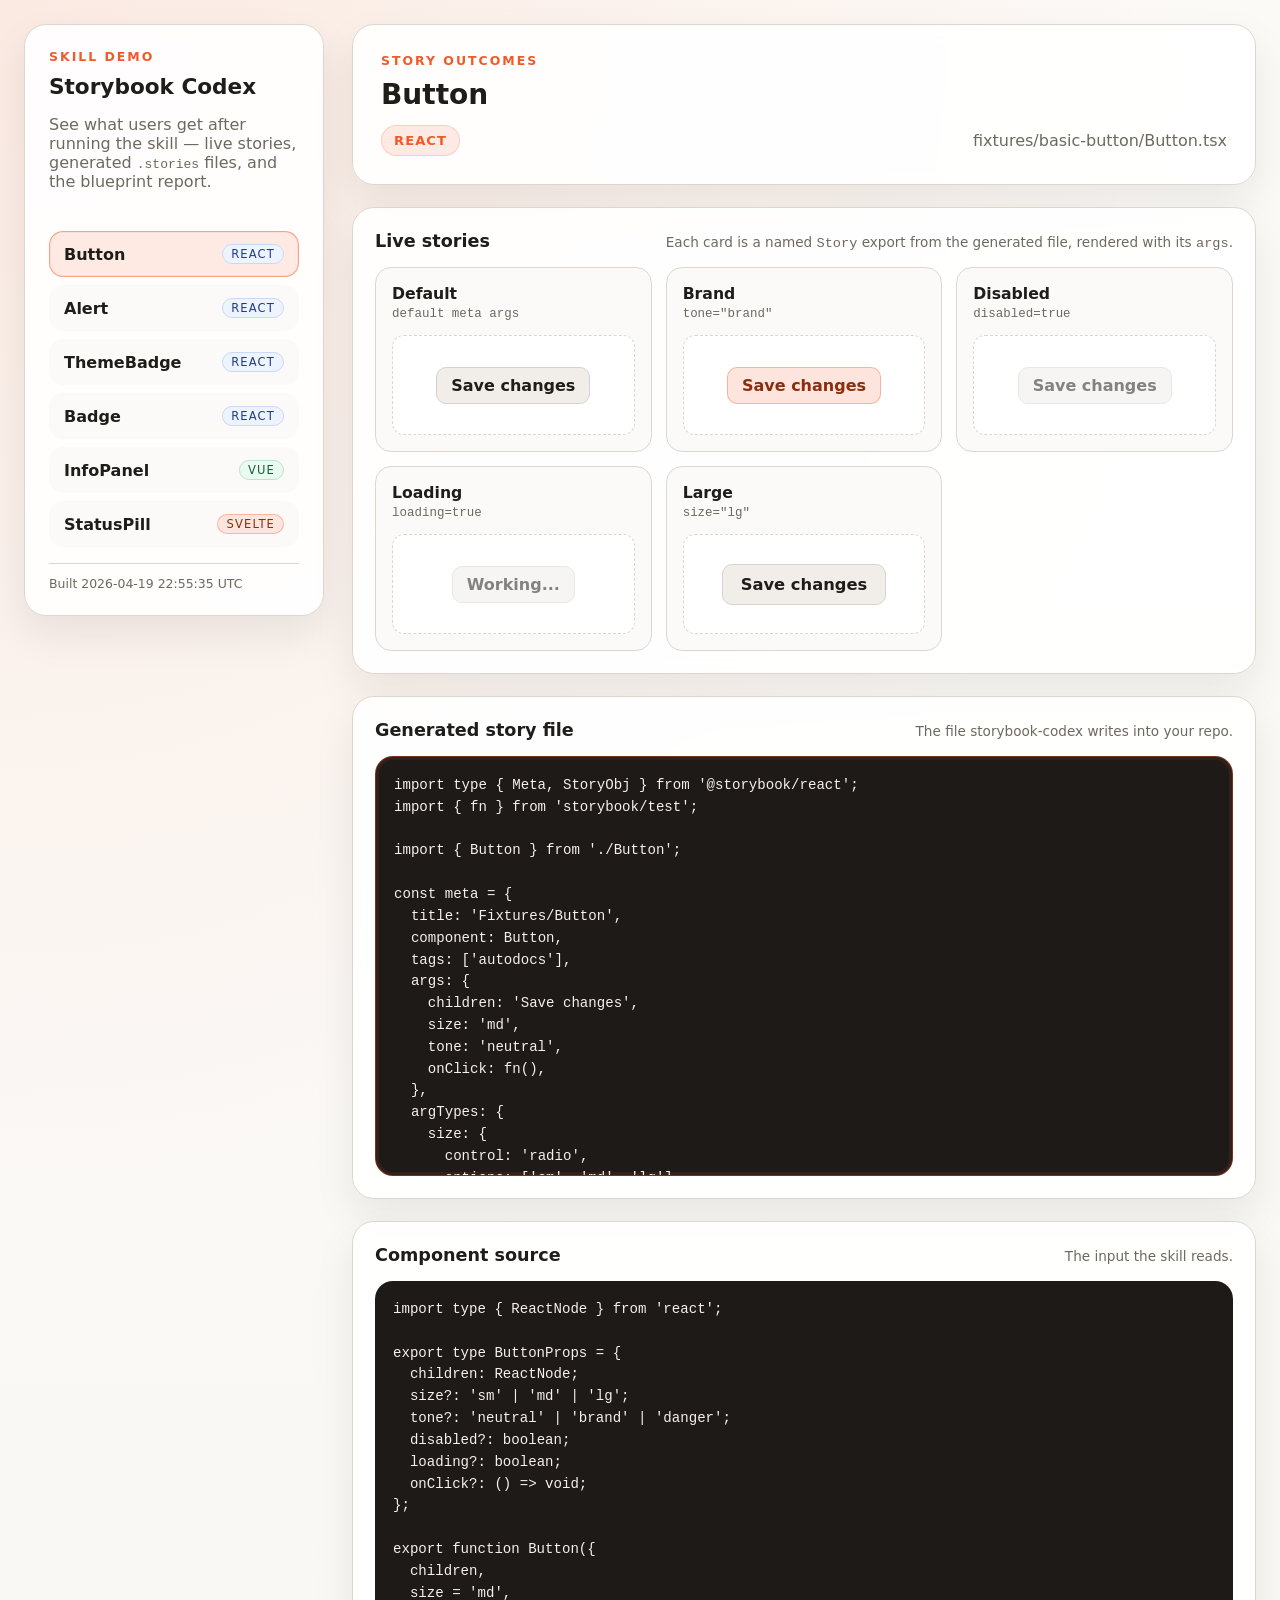
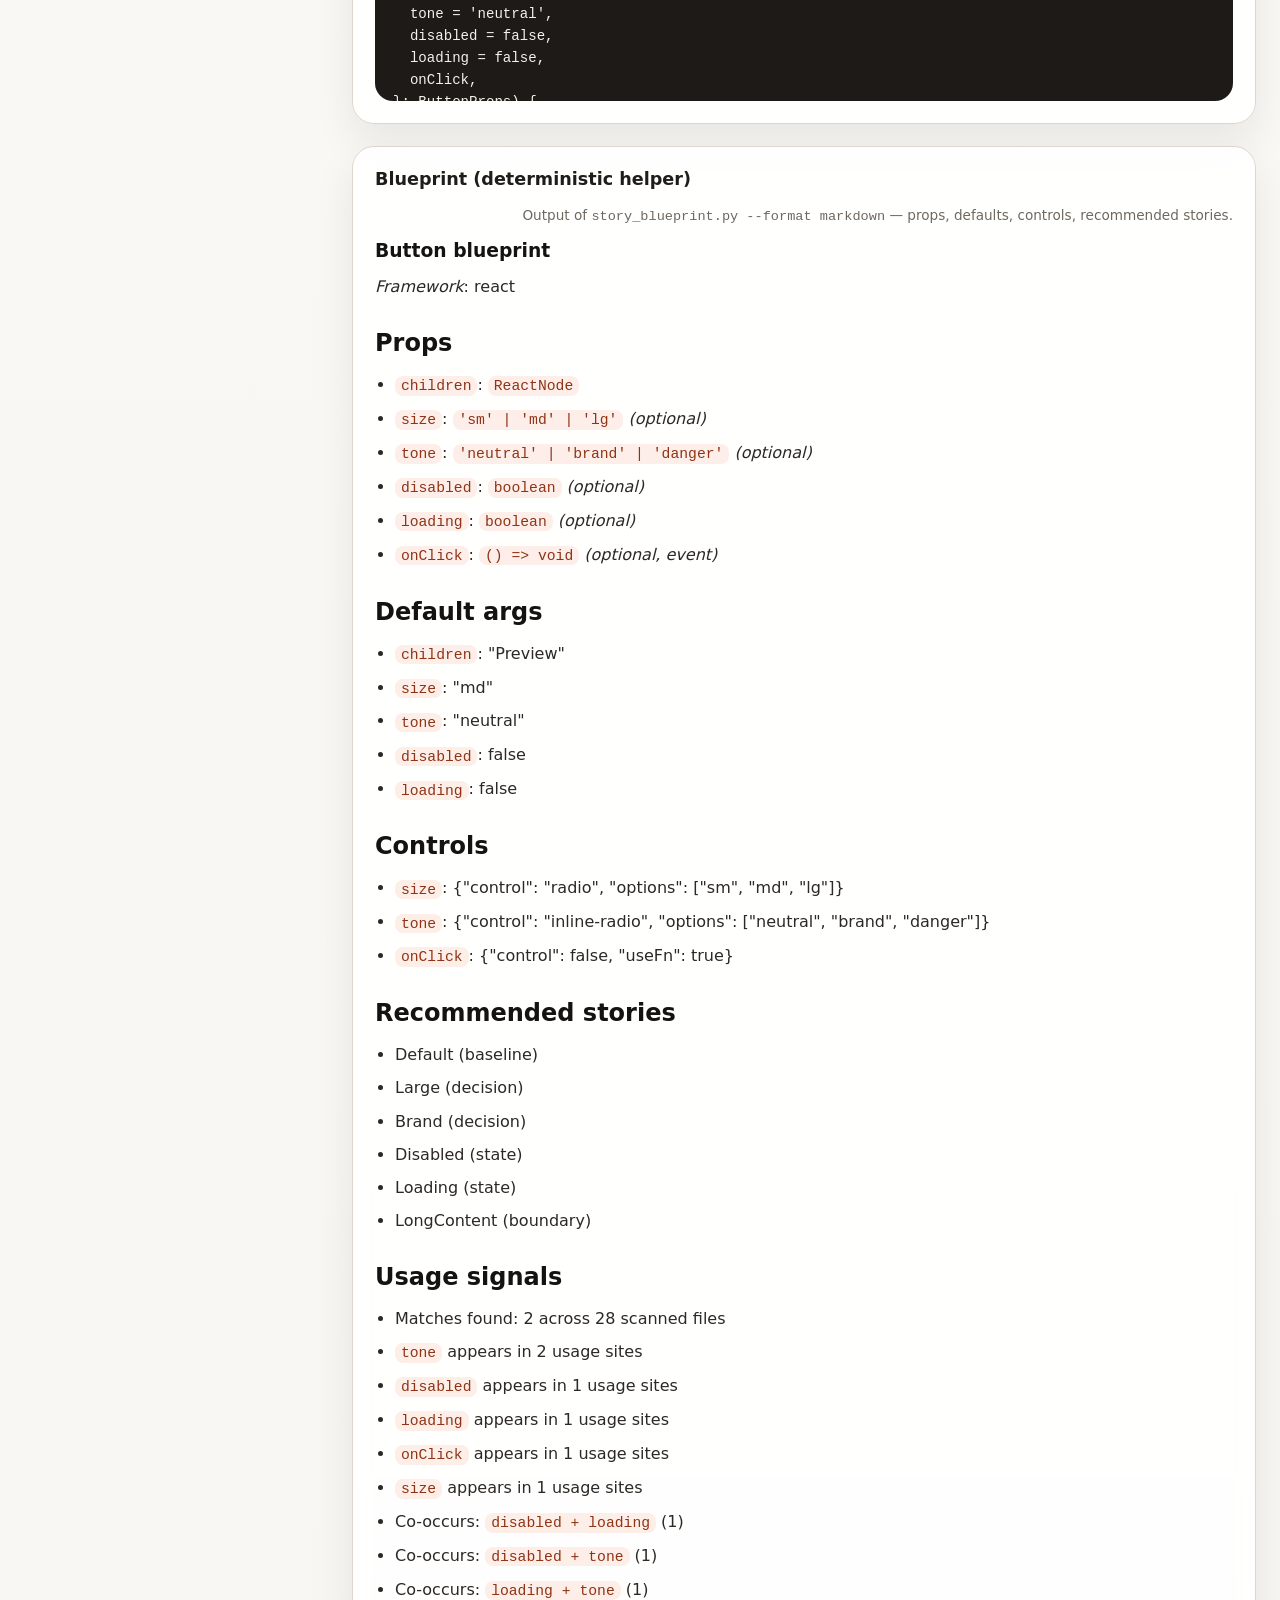
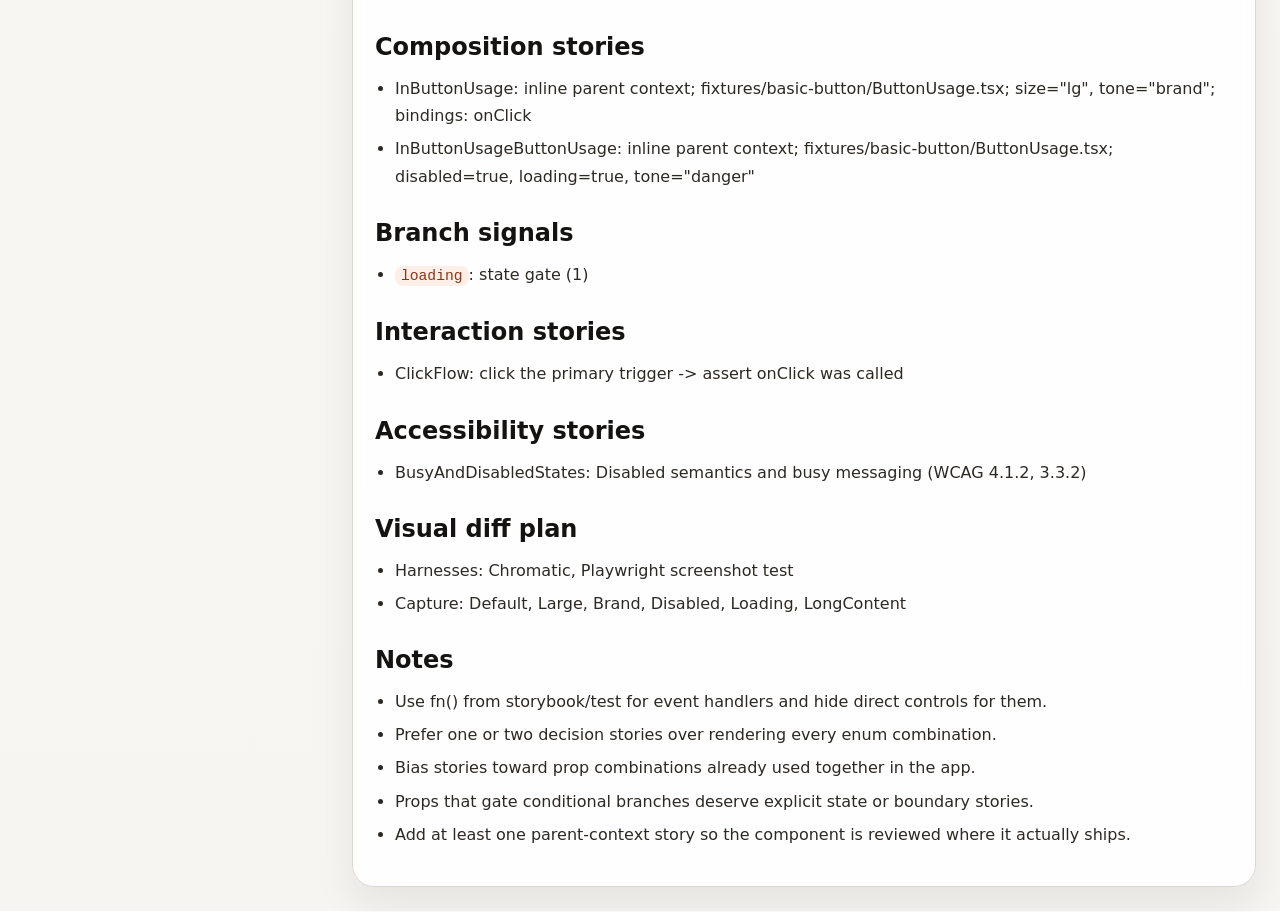
<file: demo/index.html>
<!DOCTYPE html>
<html lang="en">
<head>
  <meta charset="utf-8">
  <meta name="viewport" content="width=device-width, initial-scale=1">
  <title>Storybook Codex — Story Outcomes</title>
  <link rel="stylesheet" href="styles.css">
</head>
<body>
  <div class="app-shell">
    <aside class="sidebar" aria-label="Component list">
      <div class="sidebar__header">
        <p class="eyebrow">Skill demo</p>
        <h1>Storybook Codex</h1>
        <p class="sidebar__copy">See what users get after running the skill — live stories, generated <code>.stories</code> files, and the blueprint report.</p>
      </div>
      <nav>
        <ul class="component-list" id="component-list" role="tablist"></ul>
      </nav>
      <footer class="sidebar__footer">
        <p id="generated-at"></p>
      </footer>
    </aside>

    <main class="main-panel" id="main-panel" aria-live="polite">
      <div class="hero">
        <p class="eyebrow">Story Outcomes</p>
        <h2 id="component-name">Loading...</h2>
        <div class="hero__meta">
          <span class="badge" id="component-framework">...</span>
          <span class="path" id="component-path"></span>
        </div>
      </div>

      <section class="panel" id="stories-panel">
        <div class="panel__header">
          <h3>Live stories</h3>
          <p class="panel__hint">Each card is a named <code>Story</code> export from the generated file, rendered with its <code>args</code>.</p>
        </div>
        <div class="story-grid" id="story-grid" data-testid="story-grid"></div>
      </section>

      <section class="panel">
        <div class="panel__header">
          <h3>Generated story file</h3>
          <p class="panel__hint">The file storybook-codex writes into your repo.</p>
        </div>
        <pre class="code-block code-block--story"><code id="story-source" data-testid="story-source"></code></pre>
      </section>

      <section class="panel">
        <div class="panel__header">
          <h3>Component source</h3>
          <p class="panel__hint">The input the skill reads.</p>
        </div>
        <pre class="code-block"><code id="component-source" data-testid="component-source"></code></pre>
      </section>

      <section class="panel">
        <div class="panel__header">
          <h3>Blueprint (deterministic helper)</h3>
          <p class="panel__hint">Output of <code>story_blueprint.py --format markdown</code> — props, defaults, controls, recommended stories.</p>
        </div>
        <article class="markdown-output" id="blueprint-output" data-testid="blueprint-output"></article>
      </section>
    </main>
  </div>

  <script type="module" src="app.js"></script>
</body>
</html>
</file>
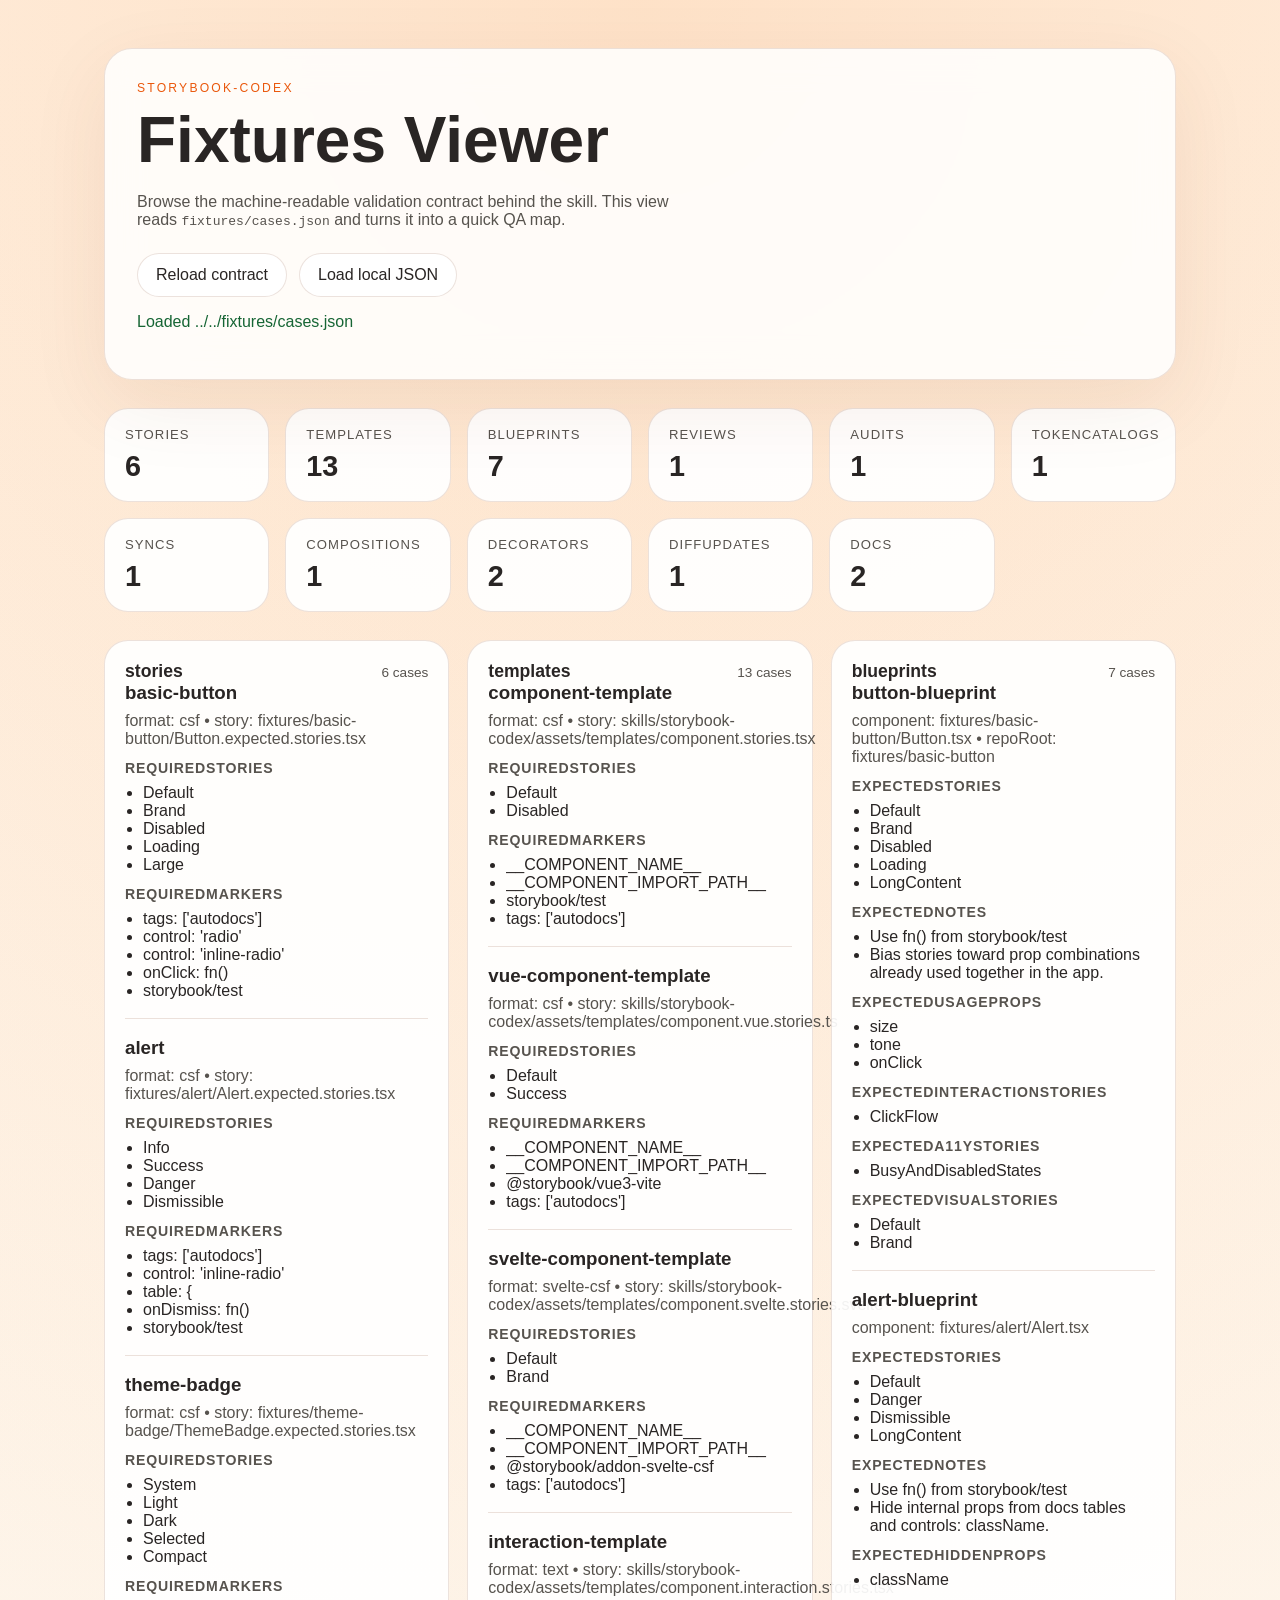
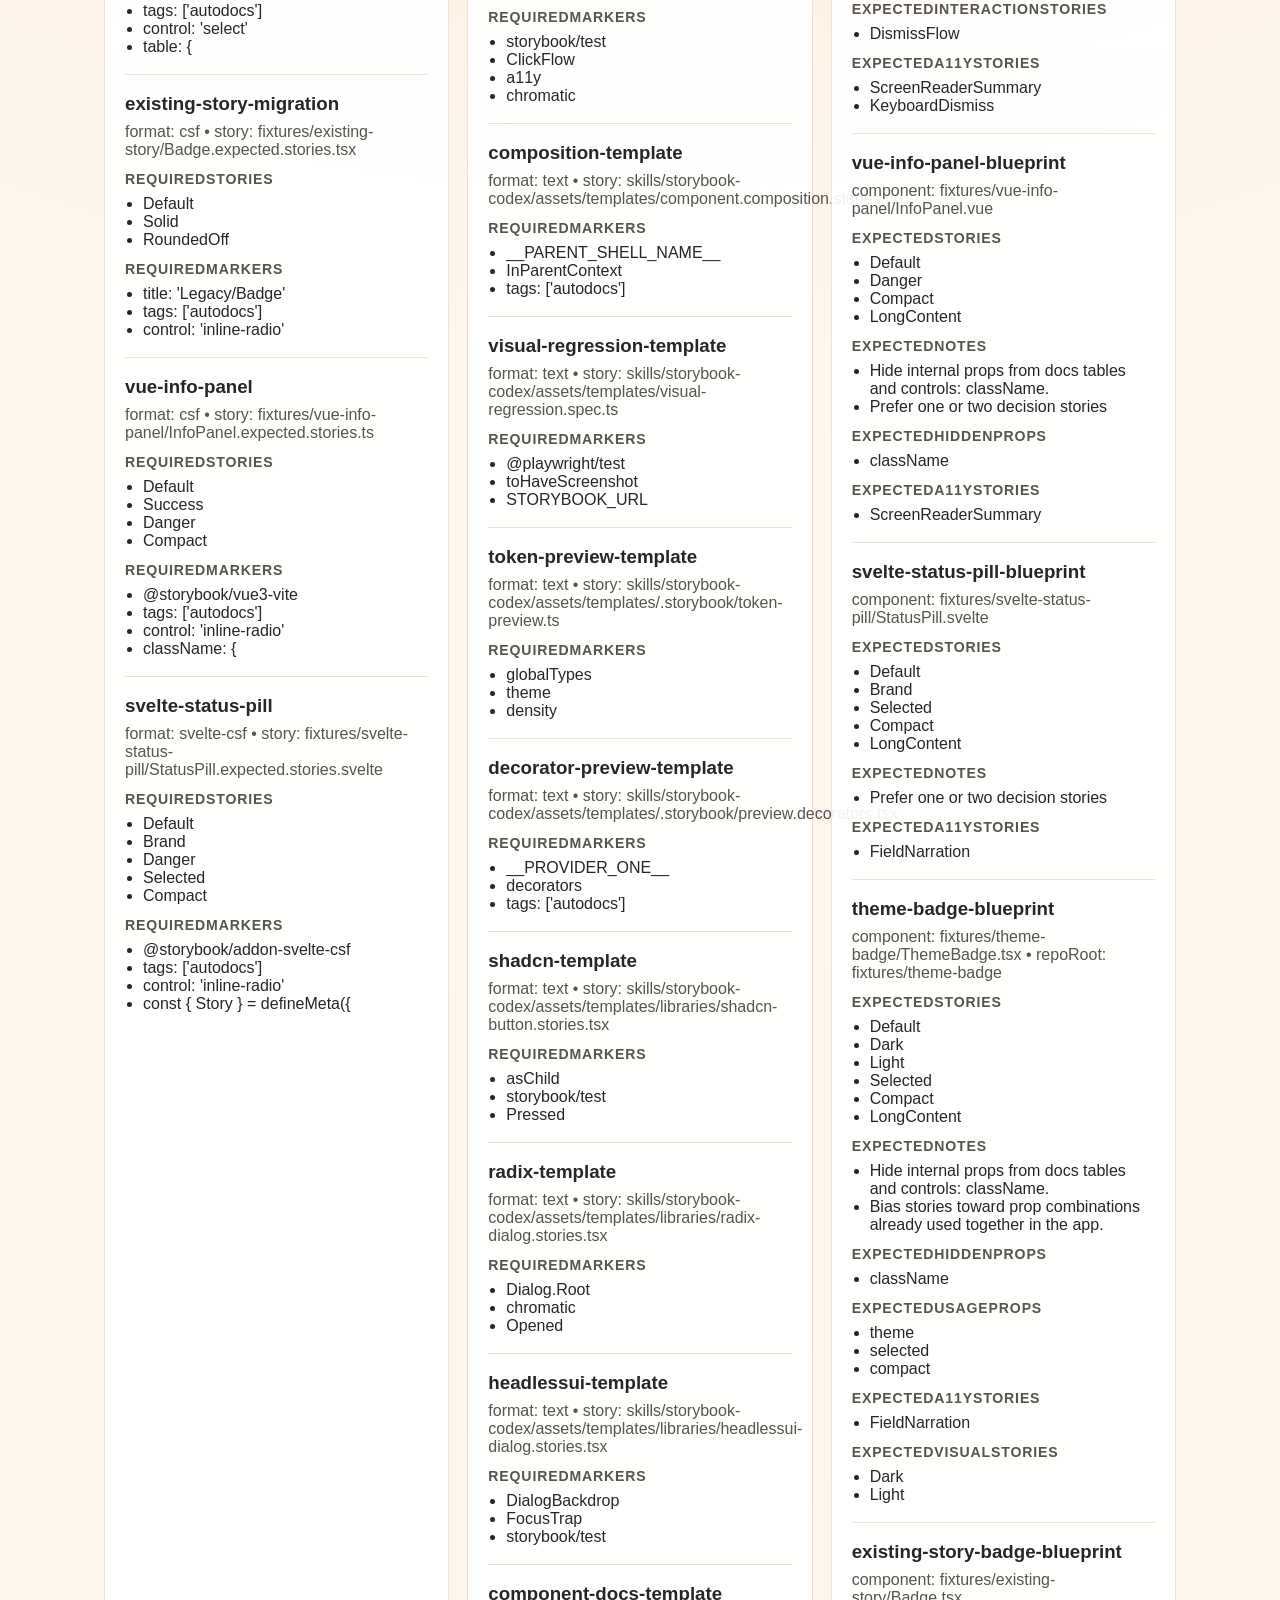
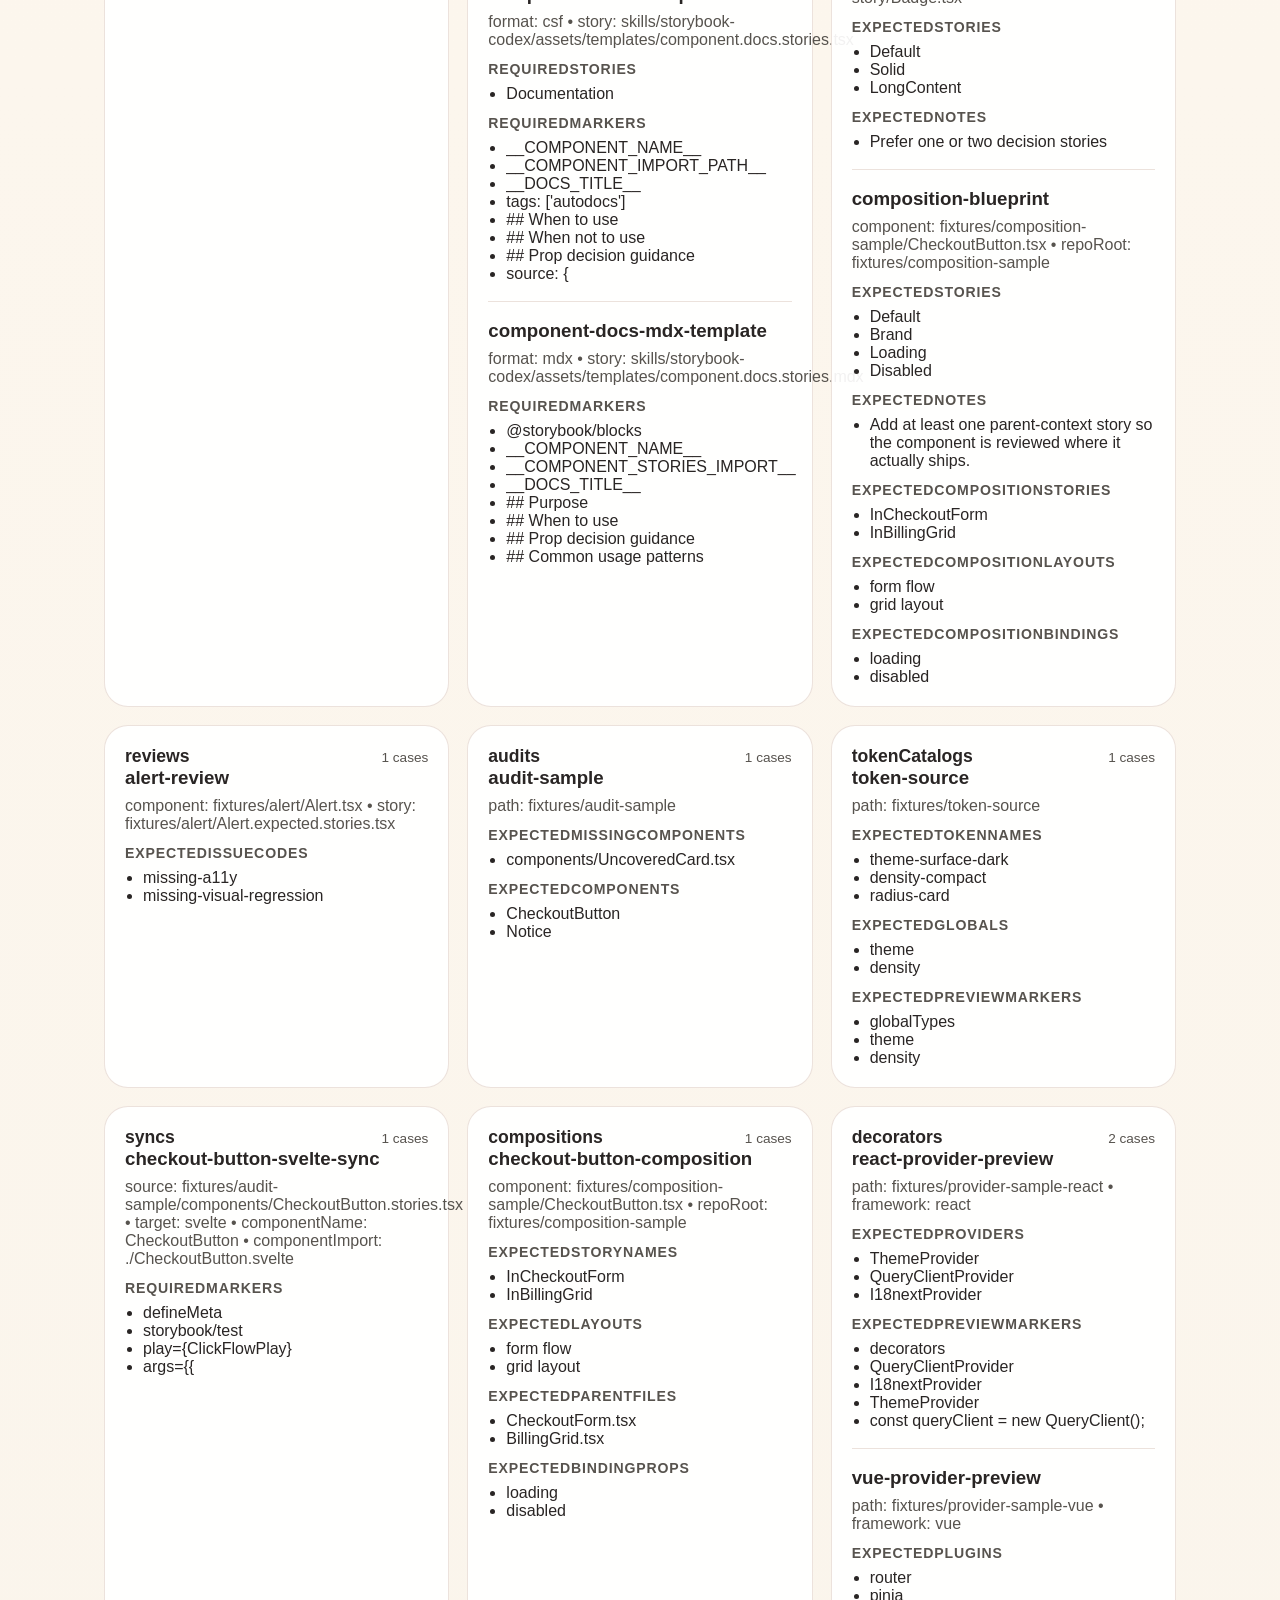
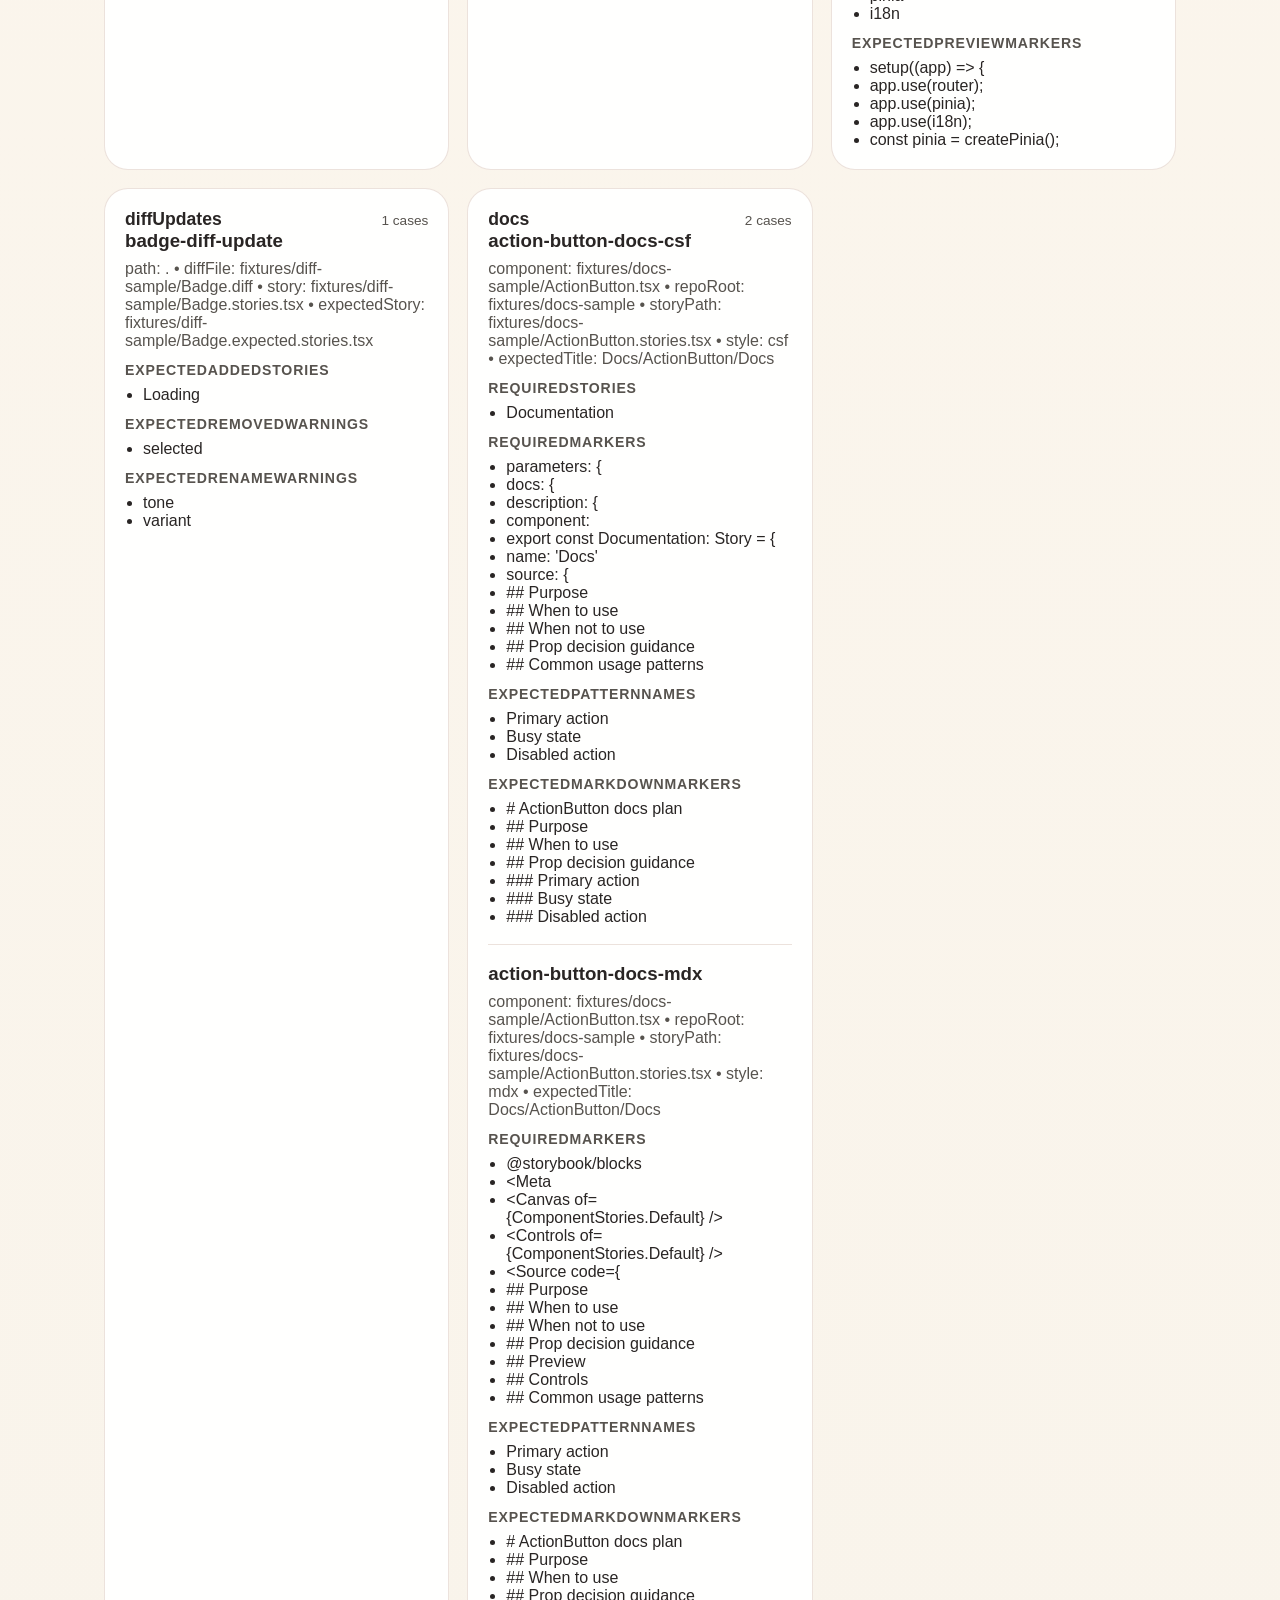
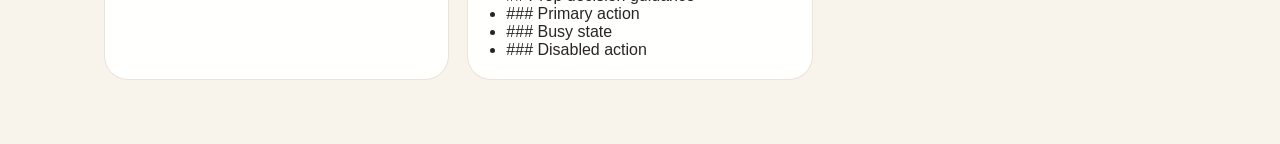
<file: tools/fixtures-viewer/index.html>
<!doctype html>
<html lang="en">
  <head>
    <meta charset="utf-8" />
    <meta name="viewport" content="width=device-width, initial-scale=1" />
    <title>Storybook Codex Fixtures Viewer</title>
    <link rel="stylesheet" href="./styles.css" />
  </head>
  <body>
    <main class="shell">
      <header class="hero">
        <p class="eyebrow">storybook-codex</p>
        <h1>Fixtures Viewer</h1>
        <p class="lede">
          Browse the machine-readable validation contract behind the skill.
          This view reads <code>fixtures/cases.json</code> and turns it into a quick QA map.
        </p>
        <div class="actions">
          <button id="reload" type="button">Reload contract</button>
          <label class="upload">
            <span>Load local JSON</span>
            <input id="file-input" accept="application/json" type="file" />
          </label>
        </div>
        <p class="status" id="status">Loading fixtures/cases.json…</p>
      </header>

      <section class="summary" id="summary"></section>
      <section class="cards" id="cards"></section>
    </main>

    <template id="card-template">
      <article class="card">
        <div class="card-head">
          <h2></h2>
          <span class="count"></span>
        </div>
        <div class="card-body"></div>
      </article>
    </template>

    <script type="module" src="./app.js"></script>
  </body>
</html>
</file>
<file: demo/styles.css>
:root {
  --bg: #f7f5f2;
  --panel: #ffffff;
  --panel-alt: #fbfaf8;
  --border: #ddd6ce;
  --text: #1f1d1a;
  --muted: #6f685f;
  --accent: #f05a28;
  --accent-soft: rgba(240, 90, 40, 0.12);
  --shadow: 0 18px 40px rgba(31, 29, 26, 0.08);
  --radius: 22px;

  --tone-info-bg: #eef4ff;
  --tone-info-border: #c9d9f9;
  --tone-info-text: #1f3a8a;
  --tone-success-bg: #eafaf1;
  --tone-success-border: #b9e6cb;
  --tone-success-text: #155f3a;
  --tone-danger-bg: #fdeceb;
  --tone-danger-border: #f4bfba;
  --tone-danger-text: #8a1f16;
  --tone-warning-bg: #fff6e6;
  --tone-warning-border: #f4d896;
  --tone-warning-text: #78480d;
  --tone-brand-bg: rgba(240, 90, 40, 0.16);
  --tone-brand-border: rgba(240, 90, 40, 0.35);
  --tone-brand-text: #8a2e0f;
  --tone-neutral-bg: #f1ede9;
  --tone-neutral-border: #d9d2ca;
  --tone-neutral-text: #1f1d1a;
}

* {
  box-sizing: border-box;
}

html,
body {
  margin: 0;
  min-height: 100%;
}

body {
  background:
    radial-gradient(circle at top left, rgba(240, 90, 40, 0.1), transparent 28%),
    linear-gradient(180deg, #fcfaf7 0%, var(--bg) 100%);
  color: var(--text);
  font-family: system-ui, -apple-system, BlinkMacSystemFont, "Segoe UI", sans-serif;
}

.app-shell {
  display: grid;
  grid-template-columns: 300px minmax(0, 1fr);
  gap: 28px;
  min-height: 100vh;
  padding: 24px;
}

.sidebar,
.panel,
.hero {
  background: rgba(255, 255, 255, 0.9);
  border: 1px solid var(--border);
  border-radius: var(--radius);
  box-shadow: var(--shadow);
  backdrop-filter: blur(8px);
}

.sidebar {
  padding: 24px;
  position: sticky;
  top: 24px;
  align-self: start;
  display: flex;
  flex-direction: column;
  gap: 16px;
  max-height: calc(100vh - 48px);
  overflow-y: auto;
}

.sidebar__header {
  margin-bottom: 8px;
}

.sidebar__copy,
.path {
  color: var(--muted);
}

.sidebar__footer {
  color: var(--muted);
  font-size: 0.78rem;
  margin-top: auto;
  border-top: 1px solid var(--border);
  padding-top: 12px;
}

.sidebar__footer p { margin: 0; }

.eyebrow {
  color: var(--accent);
  font-size: 0.78rem;
  font-weight: 700;
  letter-spacing: 0.16em;
  margin: 0 0 10px;
  text-transform: uppercase;
}

.sidebar h1 { margin: 0 0 8px; font-size: 1.35rem; }
.hero h2 { margin: 0; font-size: 1.75rem; }
.panel h3 { margin: 0; font-size: 1.1rem; }

.panel__hint {
  color: var(--muted);
  font-size: 0.85rem;
  margin: 4px 0 0;
}

.component-list {
  display: grid;
  gap: 8px;
  list-style: none;
  margin: 0;
  padding: 0;
}

.component-list button {
  align-items: center;
  background: var(--panel-alt);
  border: 1px solid transparent;
  border-radius: 14px;
  color: inherit;
  cursor: pointer;
  display: flex;
  font: inherit;
  gap: 12px;
  justify-content: space-between;
  padding: 12px 14px;
  text-align: left;
  transition: transform 160ms ease, border-color 160ms ease, background 160ms ease, box-shadow 160ms ease;
  width: 100%;
}

.component-list button:hover {
  border-color: rgba(240, 90, 40, 0.35);
  transform: translateY(-1px);
}

.component-list button:focus-visible {
  outline: 2px solid var(--accent);
  outline-offset: 2px;
}

.component-list button.is-active {
  background: var(--accent-soft);
  border-color: rgba(240, 90, 40, 0.5);
  box-shadow: inset 0 0 0 1px rgba(240, 90, 40, 0.08);
}

.nav-item__name { font-weight: 600; }
.nav-item__framework {
  font-size: 0.72rem;
  color: var(--muted);
  text-transform: uppercase;
  letter-spacing: 0.1em;
  padding: 2px 8px;
  border-radius: 999px;
  background: var(--panel);
  border: 1px solid var(--border);
}

.nav-item__framework[data-framework="react"] { color: #1f3a8a; border-color: #c9d9f9; background: #eef4ff; }
.nav-item__framework[data-framework="vue"] { color: #155f3a; border-color: #b9e6cb; background: #eafaf1; }
.nav-item__framework[data-framework="svelte"] { color: #8a2e0f; border-color: rgba(240, 90, 40, 0.35); background: rgba(240, 90, 40, 0.12); }

.main-panel {
  display: grid;
  gap: 22px;
  min-width: 0;
}

.hero { padding: 28px; }

.hero__meta,
.panel__header {
  align-items: center;
  display: flex;
  flex-wrap: wrap;
  gap: 12px;
  justify-content: space-between;
}

.hero__meta { margin-top: 14px; }
.panel__header { justify-content: flex-start; align-items: baseline; gap: 14px; }
.panel__header > *:last-child { margin-left: auto; }

.panel { padding: 22px; }

.code-block {
  background: #1d1a18;
  border-radius: 18px;
  color: #f6f0ea;
  font-family: ui-monospace, SFMono-Regular, Menlo, Monaco, Consolas, "Liberation Mono", monospace;
  font-size: 0.88rem;
  line-height: 1.55;
  margin: 16px 0 0;
  overflow-x: auto;
  padding: 18px;
  white-space: pre-wrap;
  max-height: 420px;
  overflow-y: auto;
}

.code-block--story { border: 1px solid rgba(240, 90, 40, 0.4); box-shadow: 0 0 0 3px rgba(240, 90, 40, 0.1) inset; }

.badge {
  background: rgba(240, 90, 40, 0.12);
  border: 1px solid rgba(240, 90, 40, 0.2);
  border-radius: 999px;
  color: var(--accent);
  display: inline-flex;
  font-size: 0.82rem;
  font-weight: 700;
  padding: 7px 12px;
  text-transform: uppercase;
  letter-spacing: 0.08em;
}

.markdown-output {
  color: #2c2824;
  line-height: 1.72;
  margin-top: 16px;
}

.markdown-output h1,
.markdown-output h2,
.markdown-output h3,
.markdown-output h4,
.markdown-output h5,
.markdown-output h6 {
  color: #151311;
  line-height: 1.2;
  margin: 1.2em 0 0.55em;
}

.markdown-output h1:first-child,
.markdown-output h2:first-child,
.markdown-output h3:first-child {
  margin-top: 0;
}

.markdown-output p { margin: 0 0 1em; }
.markdown-output ul { margin: 0 0 1em; padding-left: 1.25rem; }
.markdown-output li { margin-bottom: 0.35rem; }

.markdown-output code {
  background: rgba(240, 90, 40, 0.1);
  border-radius: 8px;
  color: #8f3416;
  font-family: ui-monospace, SFMono-Regular, Menlo, Monaco, Consolas, "Liberation Mono", monospace;
  font-size: 0.92em;
  padding: 0.12em 0.4em;
}

/* Story grid + cards */
.story-grid {
  display: grid;
  gap: 14px;
  grid-template-columns: repeat(auto-fit, minmax(220px, 1fr));
  margin-top: 16px;
}

.story-card {
  background: var(--panel-alt);
  border: 1px solid var(--border);
  border-radius: 16px;
  display: flex;
  flex-direction: column;
  gap: 14px;
  padding: 16px;
  transition: border-color 160ms ease, transform 160ms ease;
}

.story-card:hover { border-color: rgba(240, 90, 40, 0.35); }

.story-card__header { display: grid; gap: 4px; }
.story-card__header h4 { margin: 0; font-size: 0.98rem; }
.story-card__args { color: var(--muted); font-size: 0.78rem; margin: 0; font-family: ui-monospace, SFMono-Regular, monospace; }

.story-card__canvas {
  align-items: center;
  background: white;
  border: 1px dashed var(--border);
  border-radius: 12px;
  display: flex;
  justify-content: center;
  min-height: 100px;
  padding: 16px;
}

.story-card__canvas--error { color: var(--tone-danger-text); font-size: 0.82rem; text-align: center; }

/* Fixture components (mirror data-attribute styling). */

/* Button: fixtures/basic-button/Button.tsx */
.sb-button {
  align-items: center;
  background: var(--tone-neutral-bg);
  border: 1px solid var(--tone-neutral-border);
  border-radius: 10px;
  color: var(--tone-neutral-text);
  cursor: pointer;
  display: inline-flex;
  font: inherit;
  font-weight: 600;
  gap: 6px;
  padding: 8px 14px;
  transition: transform 120ms ease, box-shadow 120ms ease;
}

.sb-button:hover:not([disabled]) { transform: translateY(-1px); box-shadow: 0 4px 10px rgba(31, 29, 26, 0.08); }
.sb-button[disabled] { cursor: not-allowed; opacity: 0.55; }

.sb-button[data-tone="brand"] { background: var(--tone-brand-bg); border-color: var(--tone-brand-border); color: var(--tone-brand-text); }
.sb-button[data-tone="danger"] { background: var(--tone-danger-bg); border-color: var(--tone-danger-border); color: var(--tone-danger-text); }

.sb-button[data-size="sm"] { font-size: 0.82rem; padding: 5px 10px; }
.sb-button[data-size="lg"] { font-size: 1.02rem; padding: 10px 18px; }

/* Alert: fixtures/alert/Alert.tsx */
.sb-alert {
  background: var(--tone-info-bg);
  border: 1px solid var(--tone-info-border);
  border-radius: 12px;
  color: var(--tone-info-text);
  display: grid;
  gap: 6px;
  padding: 14px 16px;
  width: 100%;
  max-width: 360px;
}
.sb-alert__title { font-size: 0.98rem; }
.sb-alert__message { font-size: 0.88rem; margin: 0; }
.sb-alert__dismiss {
  align-self: start;
  background: transparent;
  border: 1px solid currentColor;
  border-radius: 8px;
  color: inherit;
  cursor: pointer;
  font: inherit;
  font-size: 0.8rem;
  padding: 4px 10px;
  margin-top: 4px;
}
.sb-alert[data-tone="success"] { background: var(--tone-success-bg); border-color: var(--tone-success-border); color: var(--tone-success-text); }
.sb-alert[data-tone="danger"] { background: var(--tone-danger-bg); border-color: var(--tone-danger-border); color: var(--tone-danger-text); }

/* ThemeBadge: fixtures/theme-badge/ThemeBadge.tsx */
.sb-theme-badge {
  background: #eef4ff;
  border: 1px solid #c9d9f9;
  border-radius: 999px;
  color: #1f3a8a;
  display: inline-flex;
  font-size: 0.82rem;
  font-weight: 600;
  padding: 6px 12px;
}
.sb-theme-badge[data-theme="dark"] { background: #1d1a18; border-color: #2c2824; color: #f6f0ea; }
.sb-theme-badge[data-theme="light"] { background: #fbfaf8; border-color: #ddd6ce; color: #1f1d1a; }
.sb-theme-badge[data-compact="true"] { font-size: 0.72rem; padding: 3px 8px; }
.sb-theme-badge[aria-pressed="true"] { box-shadow: 0 0 0 3px rgba(240, 90, 40, 0.25); border-color: rgba(240, 90, 40, 0.55); }

/* Badge: fixtures/existing-story/Badge.tsx */
.sb-badge {
  background: var(--tone-neutral-bg);
  border: 1px solid var(--tone-neutral-border);
  border-radius: 999px;
  color: var(--tone-neutral-text);
  display: inline-flex;
  font-size: 0.78rem;
  font-weight: 600;
  padding: 4px 10px;
}
.sb-badge[data-variant="solid"] { background: var(--tone-brand-bg); border-color: var(--tone-brand-border); color: var(--tone-brand-text); }
.sb-badge[data-rounded="false"] { border-radius: 6px; }

/* InfoPanel: fixtures/vue-info-panel/InfoPanel.vue */
.sb-info-panel {
  background: var(--tone-info-bg);
  border: 1px solid var(--tone-info-border);
  border-radius: 12px;
  color: var(--tone-info-text);
  display: grid;
  gap: 6px;
  padding: 14px 16px;
  width: 100%;
  max-width: 360px;
}
.sb-info-panel__body { font-size: 0.88rem; margin: 0; }
.sb-info-panel[data-tone="success"] { background: var(--tone-success-bg); border-color: var(--tone-success-border); color: var(--tone-success-text); }
.sb-info-panel[data-tone="danger"] { background: var(--tone-danger-bg); border-color: var(--tone-danger-border); color: var(--tone-danger-text); }
.sb-info-panel[data-compact="true"] { padding: 8px 12px; font-size: 0.84rem; }

/* StatusPill: fixtures/svelte-status-pill/StatusPill.svelte */
.sb-status-pill {
  background: var(--tone-neutral-bg);
  border: 1px solid var(--tone-neutral-border);
  border-radius: 999px;
  color: var(--tone-neutral-text);
  display: inline-flex;
  font-size: 0.82rem;
  font-weight: 600;
  padding: 5px 12px;
}
.sb-status-pill[data-tone="brand"] { background: var(--tone-brand-bg); border-color: var(--tone-brand-border); color: var(--tone-brand-text); }
.sb-status-pill[data-tone="danger"] { background: var(--tone-danger-bg); border-color: var(--tone-danger-border); color: var(--tone-danger-text); }
.sb-status-pill[data-selected="true"] { box-shadow: 0 0 0 3px rgba(240, 90, 40, 0.22); border-color: rgba(240, 90, 40, 0.55); }
.sb-status-pill[data-compact="true"] { font-size: 0.72rem; padding: 3px 9px; }

/* Event toast shown when an fn() handler fires. */
.action-toast {
  background: #1d1a18;
  border-radius: 10px;
  bottom: 24px;
  box-shadow: 0 8px 20px rgba(31, 29, 26, 0.25);
  color: #f6f0ea;
  font-size: 0.82rem;
  padding: 8px 14px;
  position: fixed;
  right: 24px;
  z-index: 999;
  animation: toast-in 200ms ease;
}

@keyframes toast-in {
  from { opacity: 0; transform: translateY(6px); }
  to { opacity: 1; transform: translateY(0); }
}

.fatal {
  color: var(--tone-danger-text);
  background: var(--tone-danger-bg);
  border: 1px solid var(--tone-danger-border);
  border-radius: 12px;
  padding: 16px;
  font-weight: 600;
}

@media (max-width: 900px) {
  .app-shell { grid-template-columns: 1fr; }
  .sidebar { position: static; max-height: none; }
}
</file>
<file: tools/fixtures-viewer/styles.css>
:root {
  color-scheme: light;
  --bg: #f9f4eb;
  --panel: rgba(255, 255, 255, 0.85);
  --ink: #292524;
  --muted: #57534e;
  --accent: #ea580c;
  --border: rgba(120, 53, 15, 0.14);
  --success: #166534;
  --error: #b91c1c;
  font-family: "IBM Plex Sans", "Segoe UI", sans-serif;
}

* {
  box-sizing: border-box;
}

body {
  margin: 0;
  background:
    radial-gradient(circle at top, rgba(251, 146, 60, 0.22), transparent 30%),
    linear-gradient(180deg, #fff8ef, var(--bg));
  color: var(--ink);
}

.shell {
  max-width: 1120px;
  margin: 0 auto;
  padding: 48px 24px 64px;
}

.hero {
  padding: 32px;
  border: 1px solid var(--border);
  border-radius: 28px;
  background: var(--panel);
  backdrop-filter: blur(18px);
  box-shadow: 0 24px 80px rgba(120, 53, 15, 0.08);
}

.eyebrow {
  margin: 0 0 8px;
  text-transform: uppercase;
  letter-spacing: 0.18em;
  font-size: 0.76rem;
  color: var(--accent);
}

h1 {
  margin: 0;
  font-family: "Space Grotesk", "IBM Plex Sans", sans-serif;
  font-size: clamp(2.4rem, 5vw, 4.4rem);
}

.lede,
.status {
  max-width: 60ch;
  color: var(--muted);
}

.actions {
  display: flex;
  gap: 12px;
  flex-wrap: wrap;
  margin-top: 24px;
}

button,
.upload {
  border: 1px solid var(--border);
  border-radius: 999px;
  background: white;
  color: var(--ink);
  padding: 12px 18px;
  font: inherit;
  cursor: pointer;
}

.upload {
  display: inline-flex;
  align-items: center;
  gap: 10px;
}

.upload input {
  display: none;
}

.status[data-tone='success'] {
  color: var(--success);
}

.status[data-tone='error'] {
  color: var(--error);
}

.summary {
  display: grid;
  grid-template-columns: repeat(auto-fit, minmax(160px, 1fr));
  gap: 16px;
  margin: 28px 0;
}

.stat,
.card {
  border: 1px solid var(--border);
  border-radius: 24px;
  background: rgba(255, 255, 255, 0.92);
}

.stat {
  padding: 18px 20px;
}

.stat span {
  display: block;
  color: var(--muted);
  font-size: 0.82rem;
  text-transform: uppercase;
  letter-spacing: 0.08em;
}

.stat strong {
  display: block;
  margin-top: 8px;
  font-size: 1.8rem;
}

.cards {
  display: grid;
  gap: 18px;
  grid-template-columns: repeat(auto-fit, minmax(280px, 1fr));
}

.card {
  padding: 20px;
}

.card-head {
  display: flex;
  align-items: baseline;
  justify-content: space-between;
  gap: 12px;
}

.card-head h2 {
  margin: 0;
  font-size: 1.1rem;
}

.count {
  color: var(--muted);
  font-size: 0.85rem;
}

.case + .case {
  margin-top: 18px;
  padding-top: 18px;
  border-top: 1px solid var(--border);
}

.case h3,
.case h4 {
  margin: 0 0 8px;
}

.case h4 {
  margin-top: 12px;
  color: var(--muted);
  font-size: 0.88rem;
  text-transform: uppercase;
  letter-spacing: 0.06em;
}

.meta {
  color: var(--muted);
  margin: 0;
}

ul {
  margin: 0;
  padding-left: 18px;
}

@media (max-width: 640px) {
  .shell {
    padding: 24px 14px 48px;
  }

  .hero {
    padding: 24px 18px;
    border-radius: 22px;
  }
}
</file>
